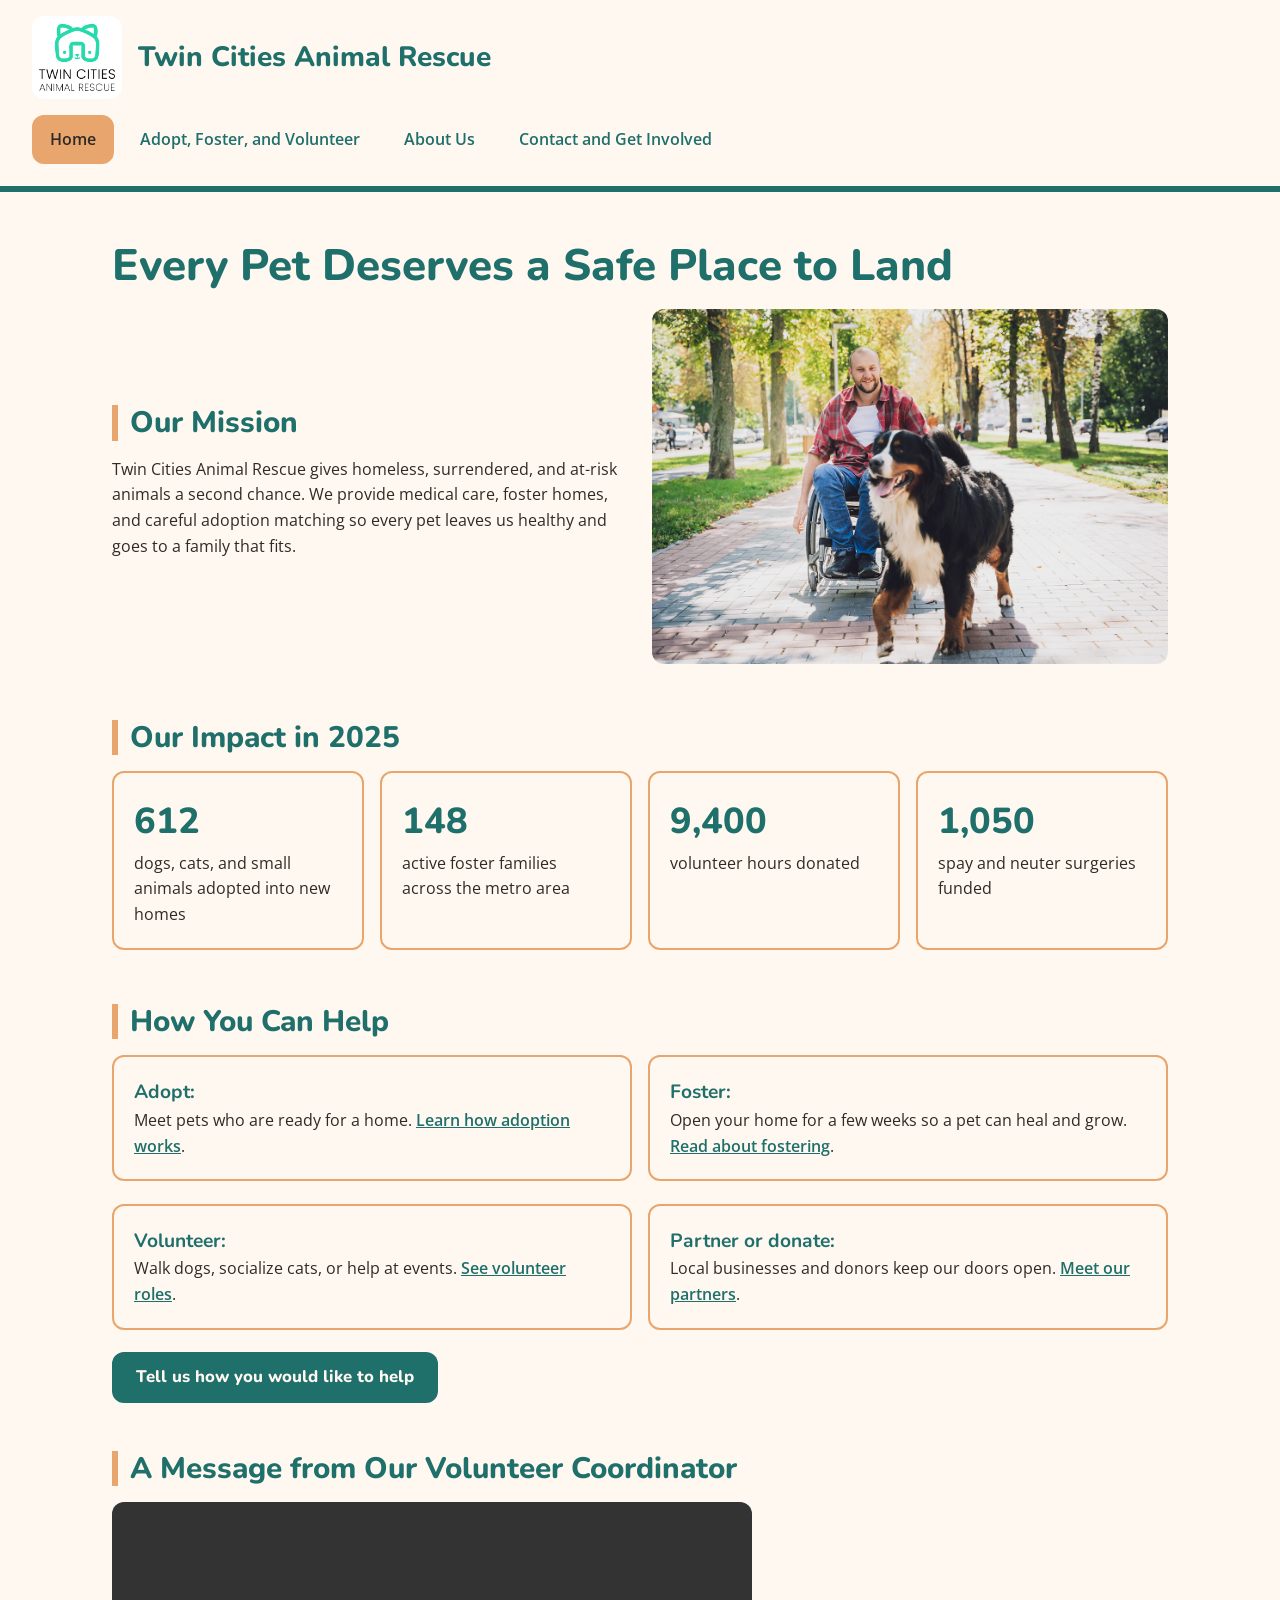
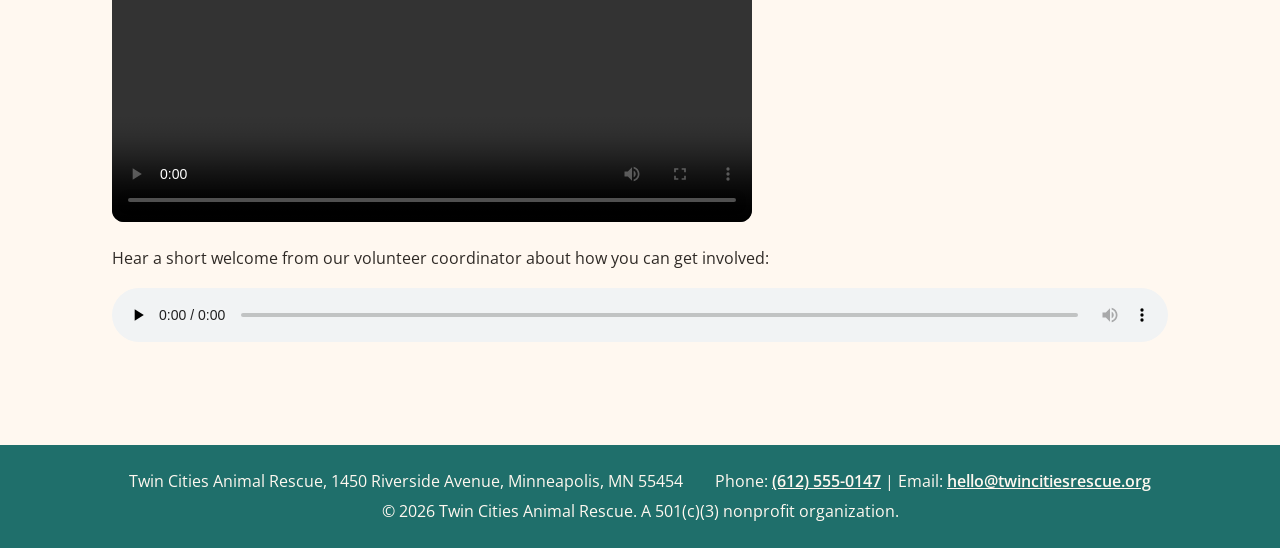
<file: index.html>
<!DOCTYPE html>
<html lang="en">
<head>
  <meta charset="UTF-8">
  <meta name="viewport" content="width=device-width, initial-scale=1.0">
  <meta name="description" content="Twin Cities Animal Rescue finds safe, loving homes for homeless pets across Minneapolis and St. Paul.">
  <title>Home | Twin Cities Animal Rescue</title>
  <link rel="preconnect" href="https://fonts.googleapis.com">
  <link rel="preconnect" href="https://fonts.gstatic.com" crossorigin>
  <link rel="stylesheet" href="https://fonts.googleapis.com/css2?family=Nunito:wght@600;800&family=Open+Sans:wght@400;600&display=swap">
  <link rel="stylesheet" href="styles.css">
</head>
<body>
  <header>
    <img src="media/rescue-logo_c.png" alt="Twin Cities Animal Rescue logo: a teal outline of a cat face shaped like a house" width="120" height="111">
    <p>Twin Cities Animal Rescue</p>
    <nav aria-label="Main">
      <ul>
        <li><a href="index.html" aria-current="page">Home</a></li>
        <li><a href="services.html">Adopt, Foster, and Volunteer</a></li>
        <li><a href="about.html">About Us</a></li>
        <li><a href="contact.html">Contact and Get Involved</a></li>
      </ul>
    </nav>
  </header>

  <main>
    <h1>Every Pet Deserves a Safe Place to Land</h1>

    <section class="split">
      <div>
        <h2>Our Mission</h2>
        <p>Twin Cities Animal Rescue gives homeless, surrendered, and at-risk animals a second chance. We provide medical care, foster homes, and careful adoption matching so every pet leaves us healthy and goes to a family that fits.</p>
      </div>
      <picture>
        <source media="(min-width: 800px)" srcset="media/rescue-feature-large_c.png" width="1200" height="826">
        <img src="media/rescue-feature-small_c.png" alt="A smiling man in a wheelchair rolls down a tree-lined path beside his happy black, white, and tan Bernese mountain dog" width="800" height="800">
      </picture>
    </section>

    <section>
      <h2>Our Impact in 2025</h2>
      <ul class="stats">
        <li><strong>612</strong> dogs, cats, and small animals adopted into new homes</li>
        <li><strong>148</strong> active foster families across the metro area</li>
        <li><strong>9,400</strong> volunteer hours donated</li>
        <li><strong>1,050</strong> spay and neuter surgeries funded</li>
      </ul>
    </section>

    <section>
      <h2>How You Can Help</h2>
      <ul class="cards">
        <li><strong>Adopt:</strong> Meet pets who are ready for a home. <a href="services.html#adoption">Learn how adoption works</a>.</li>
        <li><strong>Foster:</strong> Open your home for a few weeks so a pet can heal and grow. <a href="services.html#foster">Read about fostering</a>.</li>
        <li><strong>Volunteer:</strong> Walk dogs, socialize cats, or help at events. <a href="services.html#volunteer">See volunteer roles</a>.</li>
        <li><strong>Partner or donate:</strong> Local businesses and donors keep our doors open. <a href="about.html#partners">Meet our partners</a>.</li>
      </ul>
      <p><a class="button" href="contact.html">Tell us how you would like to help</a></p>
    </section>

    <section>
      <h2>A Message from Our Volunteer Coordinator</h2>
      <video controls preload="metadata" width="640">
        <source src="media/rescue-message_c.mp4" type="video/mp4">
        <p>Your browser does not support embedded video. You can <a href="media/rescue-message_c.mp4">download the video message from our volunteer coordinator</a> instead. The video shows a family sitting in the grass at a park, gently petting a brown and white puppy, as our coordinator invites the community to volunteer, foster, and adopt.</p>
      </video>
      <p>Hear a short welcome from our volunteer coordinator about how you can get involved:</p>
      <audio controls preload="none">
        <source src="media/rescue-message_c.mp3" type="audio/mpeg">
        <p>Your browser does not support embedded audio. You can <a href="media/rescue-message_c.mp3">download the audio message from our volunteer coordinator</a> instead.</p>
      </audio>
    </section>
  </main>

  <footer>
    <p>Twin Cities Animal Rescue, 1450 Riverside Avenue, Minneapolis, MN 55454</p>
    <p>Phone: <a href="tel:+16125550147">(612) 555-0147</a> | Email: <a href="mailto:hello@twincitiesrescue.org">hello@twincitiesrescue.org</a></p>
    <p>&copy; 2026 Twin Cities Animal Rescue. A 501(c)(3) nonprofit organization.</p>
  </footer>
</body>
</html>
</file>
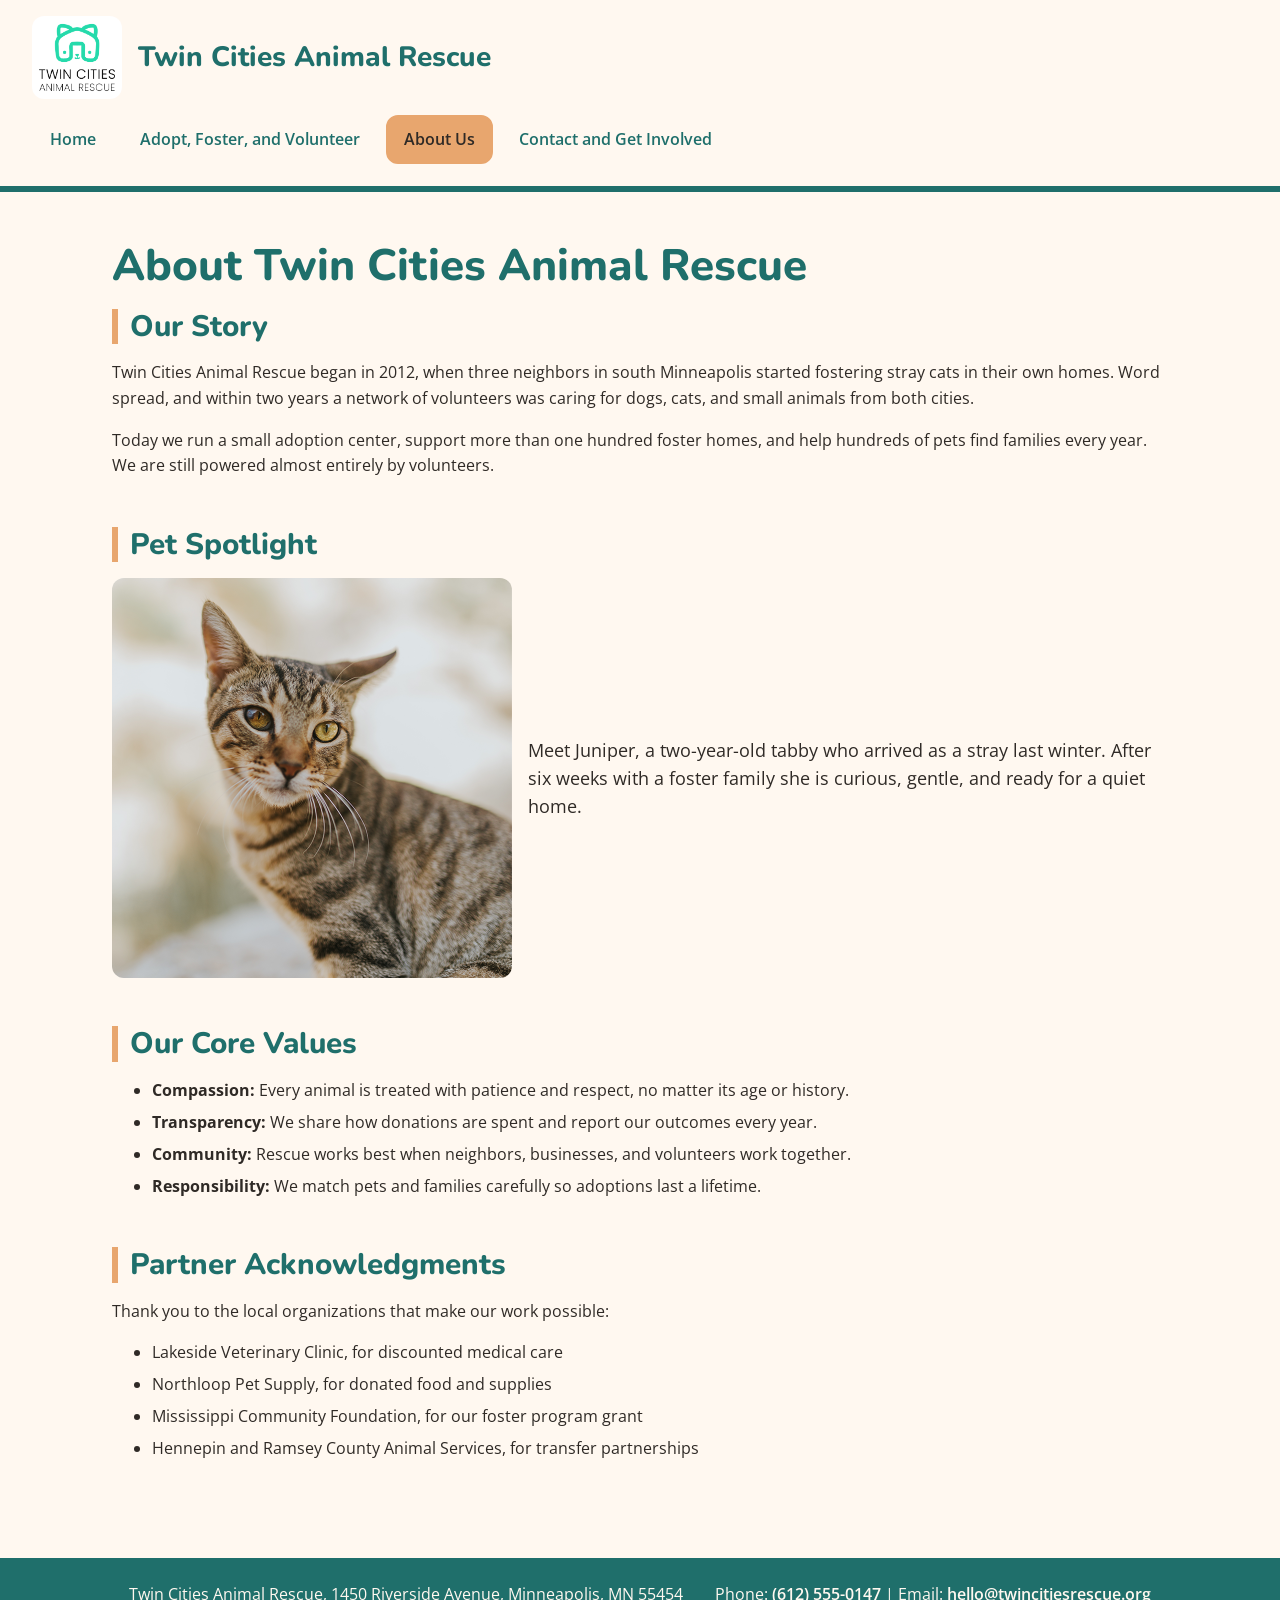
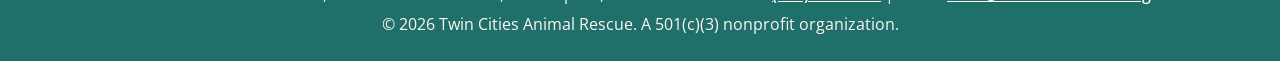
<file: about.html>
<!DOCTYPE html>
<html lang="en">
<head>
  <meta charset="UTF-8">
  <meta name="viewport" content="width=device-width, initial-scale=1.0">
  <meta name="description" content="The story, values, and community partners behind Twin Cities Animal Rescue.">
  <title>About Us | Twin Cities Animal Rescue</title>
  <link rel="preconnect" href="https://fonts.googleapis.com">
  <link rel="preconnect" href="https://fonts.gstatic.com" crossorigin>
  <link rel="stylesheet" href="https://fonts.googleapis.com/css2?family=Nunito:wght@600;800&family=Open+Sans:wght@400;600&display=swap">
  <link rel="stylesheet" href="styles.css">
</head>
<body>
  <header>
    <img src="media/rescue-logo_c.png" alt="Twin Cities Animal Rescue logo: a teal outline of a cat face shaped like a house" width="120" height="111">
    <p>Twin Cities Animal Rescue</p>
    <nav aria-label="Main">
      <ul>
        <li><a href="index.html">Home</a></li>
        <li><a href="services.html">Adopt, Foster, and Volunteer</a></li>
        <li><a href="about.html" aria-current="page">About Us</a></li>
        <li><a href="contact.html">Contact and Get Involved</a></li>
      </ul>
    </nav>
  </header>

  <main>
    <h1>About Twin Cities Animal Rescue</h1>

    <section>
      <h2>Our Story</h2>
      <p>Twin Cities Animal Rescue began in 2012, when three neighbors in south Minneapolis started fostering stray cats in their own homes. Word spread, and within two years a network of volunteers was caring for dogs, cats, and small animals from both cities.</p>
      <p>Today we run a small adoption center, support more than one hundred foster homes, and help hundreds of pets find families every year. We are still powered almost entirely by volunteers.</p>
    </section>

    <section>
      <h2>Pet Spotlight</h2>
      <figure>
        <img src="media/rescue-pet-spotlight_c.png" alt="Juniper, a brown tabby cat with striped fur and golden eyes, sits outdoors and looks toward the camera" width="400" height="400">
        <figcaption>Meet Juniper, a two-year-old tabby who arrived as a stray last winter. After six weeks with a foster family she is curious, gentle, and ready for a quiet home.</figcaption>
      </figure>
    </section>

    <section>
      <h2>Our Core Values</h2>
      <ul>
        <li><strong>Compassion:</strong> Every animal is treated with patience and respect, no matter its age or history.</li>
        <li><strong>Transparency:</strong> We share how donations are spent and report our outcomes every year.</li>
        <li><strong>Community:</strong> Rescue works best when neighbors, businesses, and volunteers work together.</li>
        <li><strong>Responsibility:</strong> We match pets and families carefully so adoptions last a lifetime.</li>
      </ul>
    </section>

    <section id="partners">
      <h2>Partner Acknowledgments</h2>
      <p>Thank you to the local organizations that make our work possible:</p>
      <ul>
        <li>Lakeside Veterinary Clinic, for discounted medical care</li>
        <li>Northloop Pet Supply, for donated food and supplies</li>
        <li>Mississippi Community Foundation, for our foster program grant</li>
        <li>Hennepin and Ramsey County Animal Services, for transfer partnerships</li>
      </ul>
    </section>
  </main>

  <footer>
    <p>Twin Cities Animal Rescue, 1450 Riverside Avenue, Minneapolis, MN 55454</p>
    <p>Phone: <a href="tel:+16125550147">(612) 555-0147</a> | Email: <a href="mailto:hello@twincitiesrescue.org">hello@twincitiesrescue.org</a></p>
    <p>&copy; 2026 Twin Cities Animal Rescue. A 501(c)(3) nonprofit organization.</p>
  </footer>
</body>
</html>
</file>
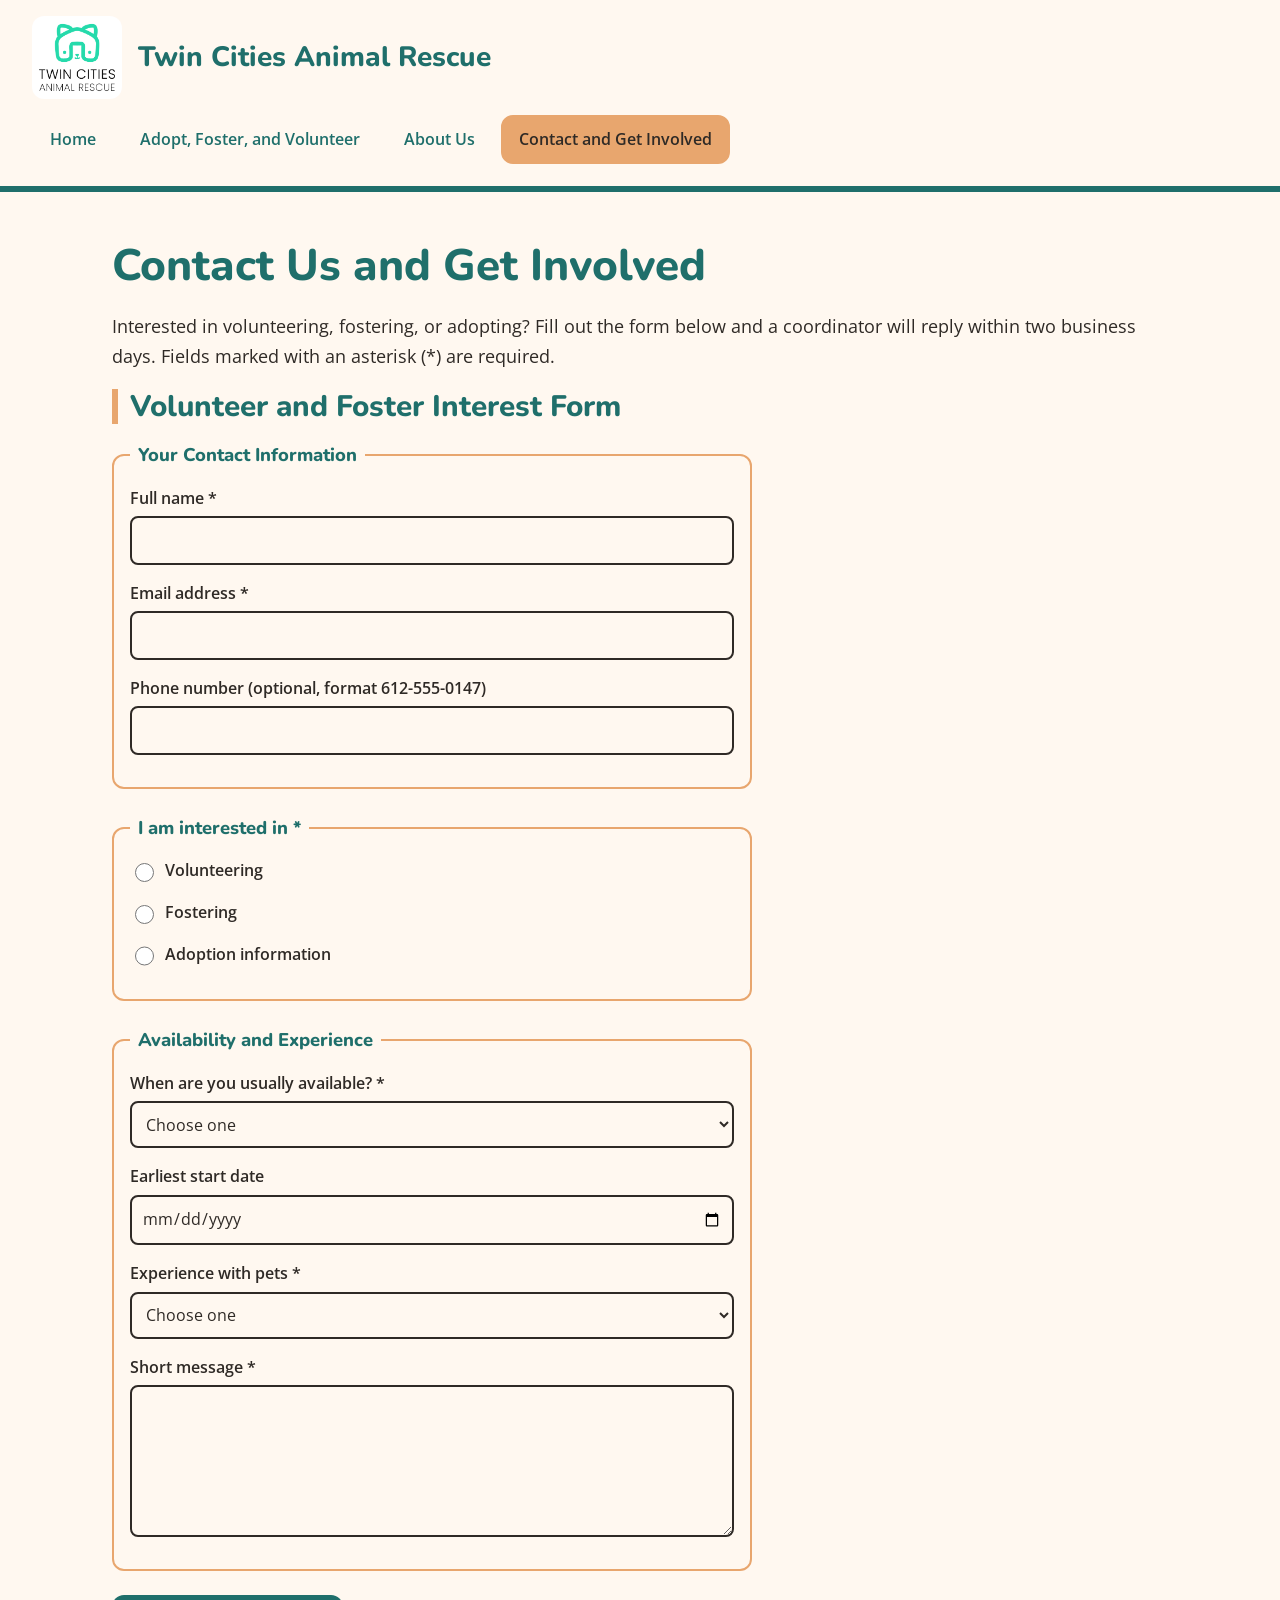
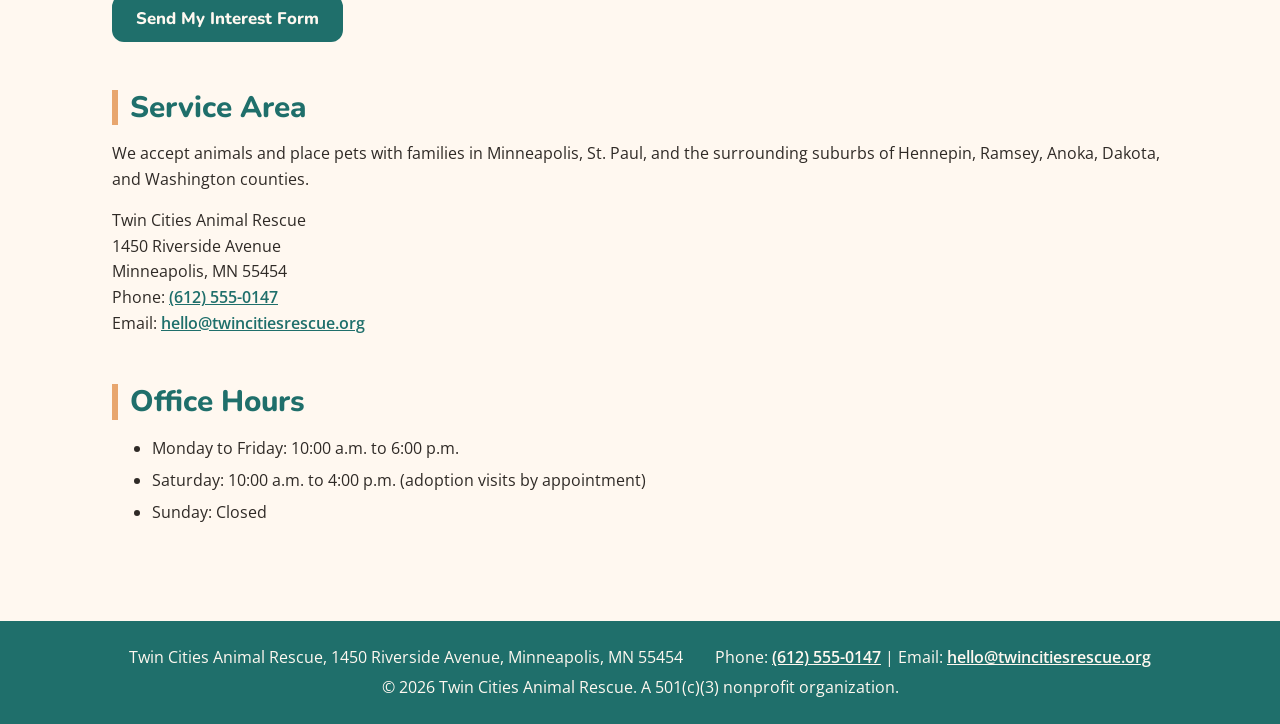
<file: contact.html>
<!DOCTYPE html>
<html lang="en">
<head>
  <meta charset="UTF-8">
  <meta name="viewport" content="width=device-width, initial-scale=1.0">
  <meta name="description" content="Volunteer, foster, or adoption interest form, service area, and office hours for Twin Cities Animal Rescue.">
  <title>Contact and Get Involved | Twin Cities Animal Rescue</title>
  <link rel="preconnect" href="https://fonts.googleapis.com">
  <link rel="preconnect" href="https://fonts.gstatic.com" crossorigin>
  <link rel="stylesheet" href="https://fonts.googleapis.com/css2?family=Nunito:wght@600;800&family=Open+Sans:wght@400;600&display=swap">
  <link rel="stylesheet" href="styles.css">
  <script src="script.js" defer></script>
</head>
<body>
  <header>
    <img src="media/rescue-logo_c.png" alt="Twin Cities Animal Rescue logo: a teal outline of a cat face shaped like a house" width="120" height="111">
    <p>Twin Cities Animal Rescue</p>
    <nav aria-label="Main">
      <ul>
        <li><a href="index.html">Home</a></li>
        <li><a href="services.html">Adopt, Foster, and Volunteer</a></li>
        <li><a href="about.html">About Us</a></li>
        <li><a href="contact.html" aria-current="page">Contact and Get Involved</a></li>
      </ul>
    </nav>
  </header>

  <main>
    <h1>Contact Us and Get Involved</h1>
    <p>Interested in volunteering, fostering, or adopting? Fill out the form below and a coordinator will reply within two business days. Fields marked with an asterisk (*) are required.</p>

    <section>
      <h2>Volunteer and Foster Interest Form</h2>
      <p id="saved-roles" class="saved-roles" hidden>Roles on your volunteer list: <strong id="saved-roles-list"></strong>. <a href="services.html#volunteer">Change your list</a></p>
      <form id="interest-form" action="#" method="post">
        <input type="hidden" id="roles" name="roles">
        <fieldset>
          <legend>Your Contact Information</legend>
          <p>
            <label for="name">Full name *</label>
            <input type="text" id="name" aria-describedby="name-error" name="name" autocomplete="name" required minlength="2" maxlength="80">
            <span class="error" id="name-error" hidden></span>
          </p>
          <p>
            <label for="email">Email address *</label>
            <input type="email" id="email" aria-describedby="email-error" name="email" autocomplete="email" required>
            <span class="error" id="email-error" hidden></span>
          </p>
          <p>
            <label for="phone">Phone number (optional, format 612-555-0147)</label>
            <input type="tel" id="phone" aria-describedby="phone-error" name="phone" autocomplete="tel" pattern="[0-9]{3}-[0-9]{3}-[0-9]{4}">
            <span class="error" id="phone-error" hidden></span>
          </p>
        </fieldset>

        <fieldset id="interest-group" aria-describedby="interest-error">
          <legend>I am interested in *</legend>
          <p>
            <input type="radio" id="interest-volunteer" name="interest" value="volunteer" required>
            <label for="interest-volunteer">Volunteering</label>
          </p>
          <p>
            <input type="radio" id="interest-foster" name="interest" value="foster">
            <label for="interest-foster">Fostering</label>
          </p>
          <p>
            <input type="radio" id="interest-adoption" name="interest" value="adoption">
            <label for="interest-adoption">Adoption information</label>
          </p>
          <span class="error" id="interest-error" hidden></span>
        </fieldset>

        <fieldset>
          <legend>Availability and Experience</legend>
          <p>
            <label for="availability">When are you usually available? *</label>
            <select id="availability" aria-describedby="availability-error" name="availability" required>
              <option value="">Choose one</option>
              <option value="weekday-mornings">Weekday mornings</option>
              <option value="weekday-evenings">Weekday evenings</option>
              <option value="weekends">Weekends</option>
              <option value="flexible">Flexible</option>
            </select>
            <span class="error" id="availability-error" hidden></span>
          </p>
          <p>
            <label for="start-date">Earliest start date</label>
            <input type="date" id="start-date" aria-describedby="start-date-error" name="start-date" min="2026-01-01">
            <span class="error" id="start-date-error" hidden></span>
          </p>
          <p>
            <label for="experience">Experience with pets *</label>
            <select id="experience" aria-describedby="experience-error" name="experience" required>
              <option value="">Choose one</option>
              <option value="none">No experience yet</option>
              <option value="own-pets">I have owned pets</option>
              <option value="rescue">I have volunteered or fostered before</option>
              <option value="professional">Professional animal care experience</option>
            </select>
            <span class="error" id="experience-error" hidden></span>
          </p>
          <p>
            <label for="message">Short message *</label>
            <textarea id="message" aria-describedby="message-error" name="message" rows="5" cols="40" required minlength="10" maxlength="500"></textarea>
            <span class="error" id="message-error" hidden></span>
          </p>
        </fieldset>

        <p><button type="submit">Send My Interest Form</button></p>
        <p id="form-status" class="form-status" role="status" hidden></p>
      </form>
    </section>

    <section>
      <h2>Service Area</h2>
      <p>We accept animals and place pets with families in Minneapolis, St. Paul, and the surrounding suburbs of Hennepin, Ramsey, Anoka, Dakota, and Washington counties.</p>
      <address>
        Twin Cities Animal Rescue<br>
        1450 Riverside Avenue<br>
        Minneapolis, MN 55454<br>
        Phone: <a href="tel:+16125550147">(612) 555-0147</a><br>
        Email: <a href="mailto:hello@twincitiesrescue.org">hello@twincitiesrescue.org</a>
      </address>
    </section>

    <section>
      <h2>Office Hours</h2>
      <ul>
        <li>Monday to Friday: 10:00 a.m. to 6:00 p.m.</li>
        <li>Saturday: 10:00 a.m. to 4:00 p.m. (adoption visits by appointment)</li>
        <li>Sunday: Closed</li>
      </ul>
    </section>
  </main>

  <footer>
    <p>Twin Cities Animal Rescue, 1450 Riverside Avenue, Minneapolis, MN 55454</p>
    <p>Phone: <a href="tel:+16125550147">(612) 555-0147</a> | Email: <a href="mailto:hello@twincitiesrescue.org">hello@twincitiesrescue.org</a></p>
    <p>&copy; 2026 Twin Cities Animal Rescue. A 501(c)(3) nonprofit organization.</p>
  </footer>
</body>
</html>
</file>
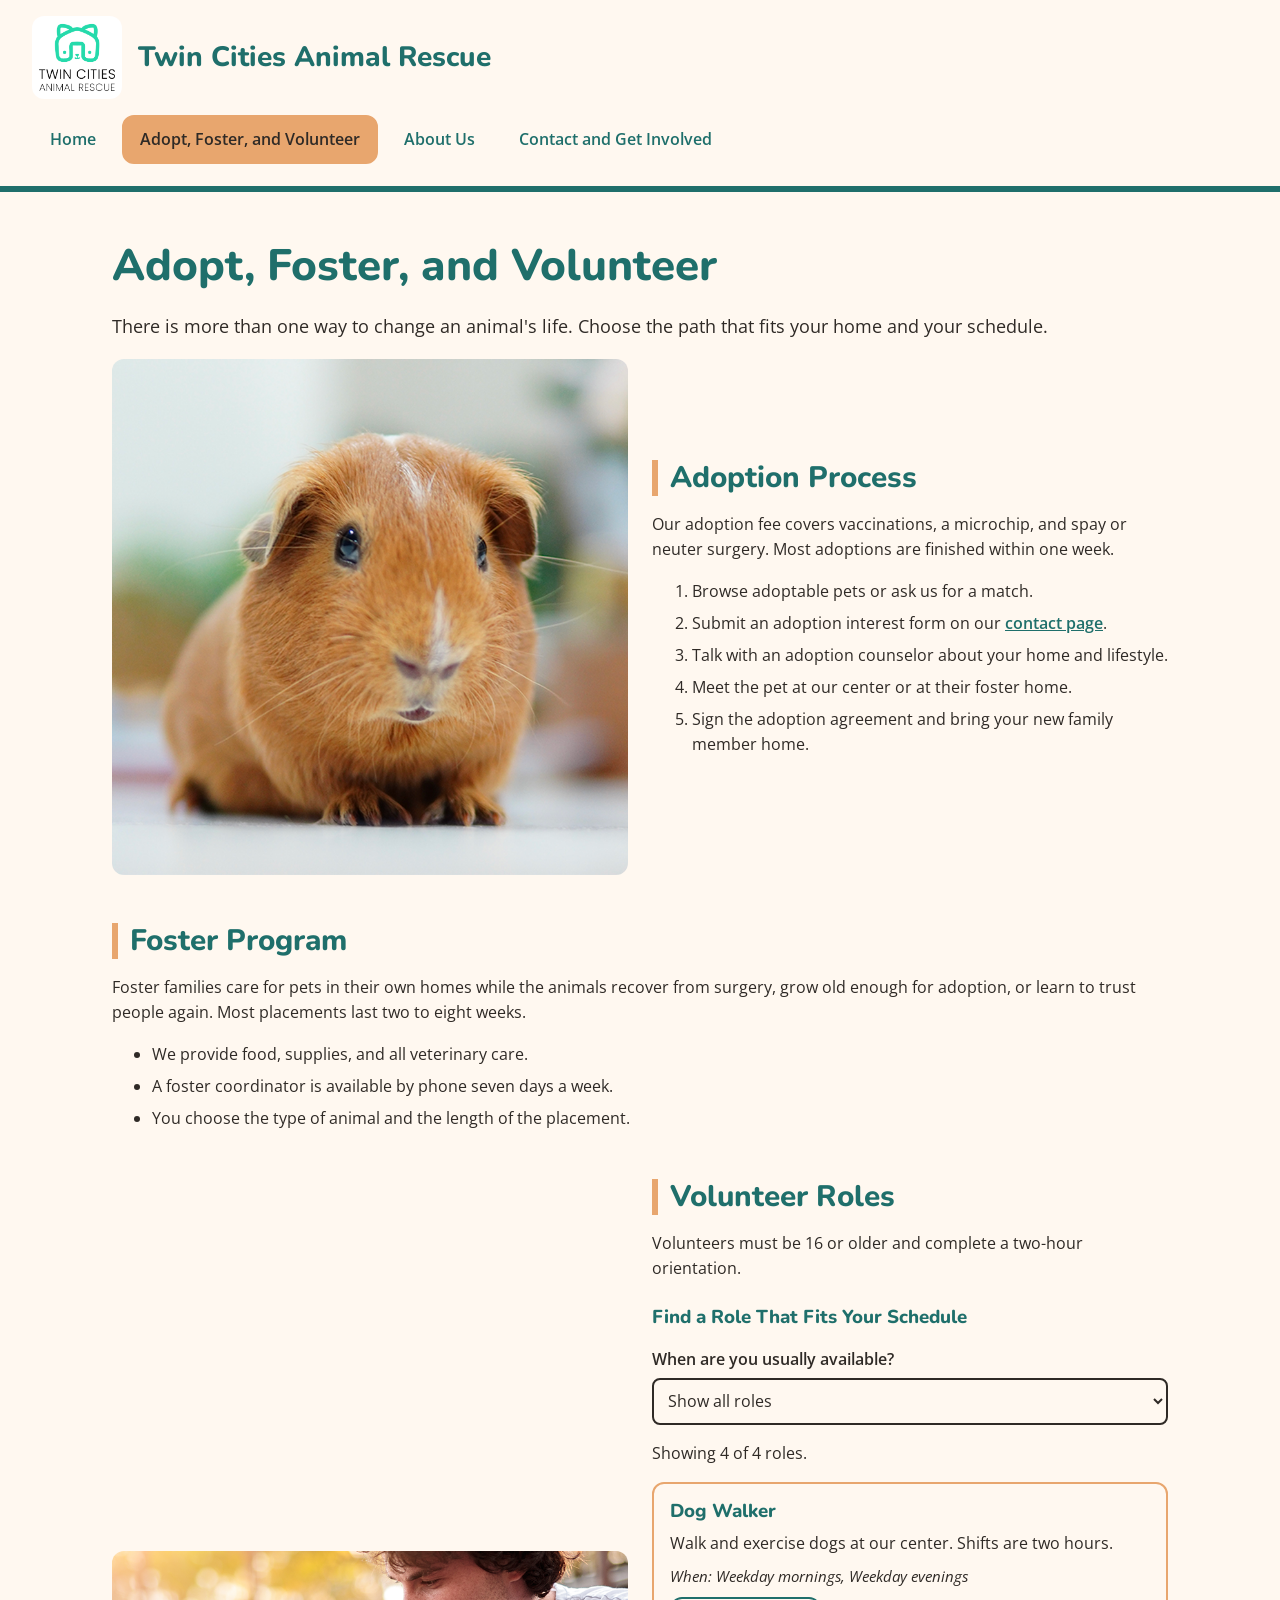
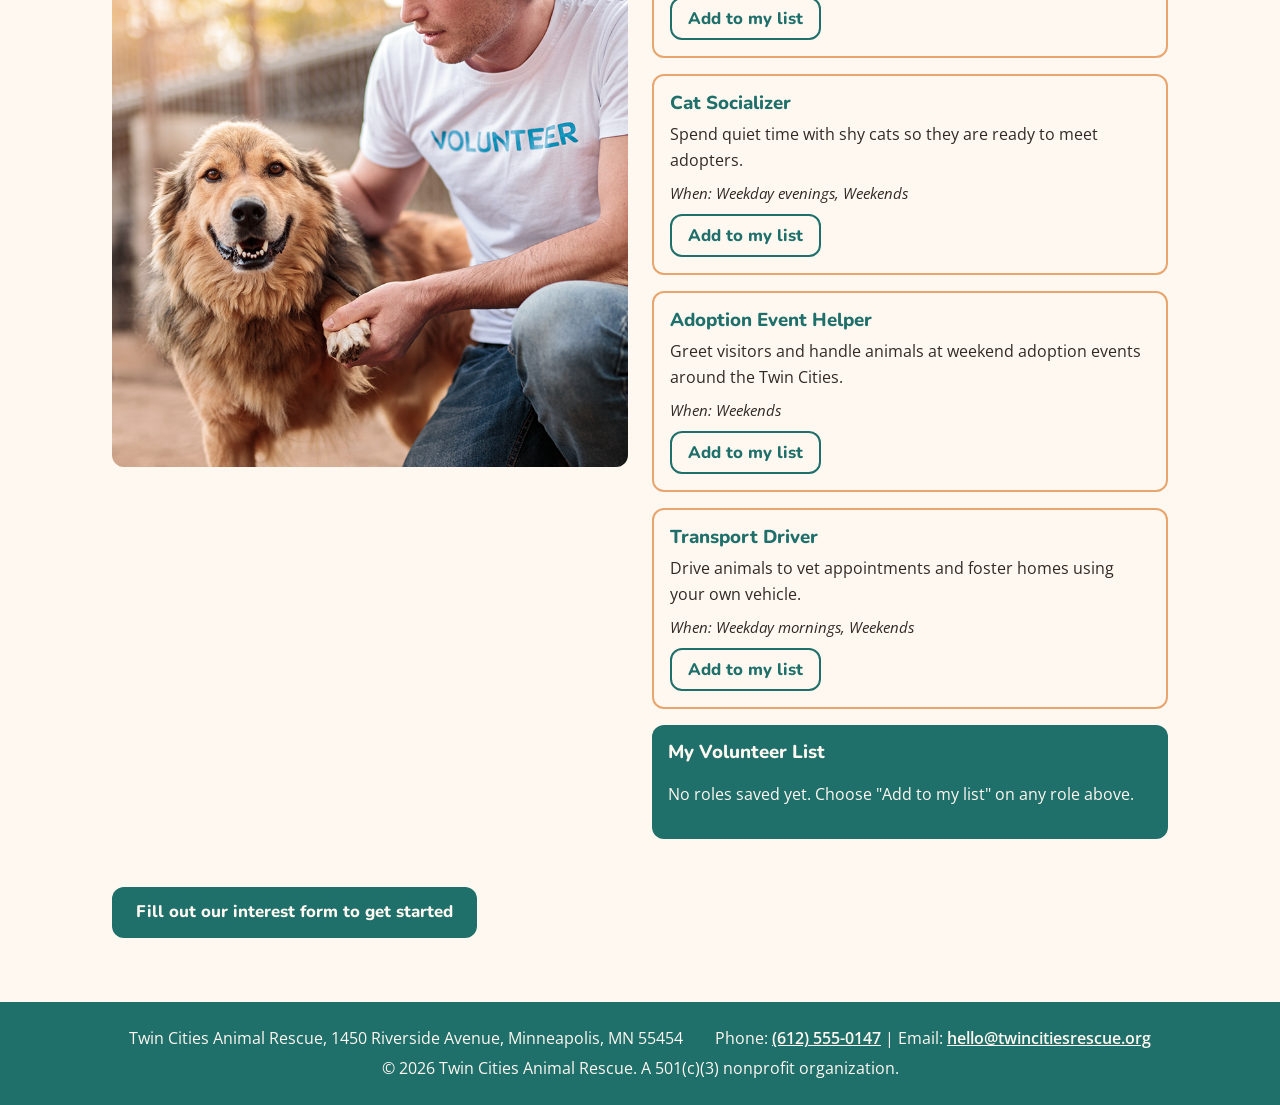
<file: services.html>
<!DOCTYPE html>
<html lang="en">
<head>
  <meta charset="UTF-8">
  <meta name="viewport" content="width=device-width, initial-scale=1.0">
  <meta name="description" content="How adoption, fostering, and volunteering work at Twin Cities Animal Rescue.">
  <title>Adopt, Foster, and Volunteer | Twin Cities Animal Rescue</title>
  <link rel="preconnect" href="https://fonts.googleapis.com">
  <link rel="preconnect" href="https://fonts.gstatic.com" crossorigin>
  <link rel="stylesheet" href="https://fonts.googleapis.com/css2?family=Nunito:wght@600;800&family=Open+Sans:wght@400;600&display=swap">
  <link rel="stylesheet" href="styles.css">
  <script src="script.js" defer></script>
</head>
<body>
  <header>
    <img src="media/rescue-logo_c.png" alt="Twin Cities Animal Rescue logo: a teal outline of a cat face shaped like a house" width="120" height="111">
    <p>Twin Cities Animal Rescue</p>
    <nav aria-label="Main">
      <ul>
        <li><a href="index.html">Home</a></li>
        <li><a href="services.html" aria-current="page">Adopt, Foster, and Volunteer</a></li>
        <li><a href="about.html">About Us</a></li>
        <li><a href="contact.html">Contact and Get Involved</a></li>
      </ul>
    </nav>
  </header>

  <main>
    <h1>Adopt, Foster, and Volunteer</h1>
    <p>There is more than one way to change an animal's life. Choose the path that fits your home and your schedule.</p>

    <section id="adoption" class="split">
      <img src="media/rescue-pet_c.png" alt="A ginger guinea pig with a white stripe on its nose looks straight at the camera, one of our adoptable small animals" width="400" height="400">
      <div>
        <h2>Adoption Process</h2>
        <p>Our adoption fee covers vaccinations, a microchip, and spay or neuter surgery. Most adoptions are finished within one week.</p>
        <ol>
          <li>Browse adoptable pets or ask us for a match.</li>
          <li>Submit an adoption interest form on our <a href="contact.html">contact page</a>.</li>
          <li>Talk with an adoption counselor about your home and lifestyle.</li>
          <li>Meet the pet at our center or at their foster home.</li>
          <li>Sign the adoption agreement and bring your new family member home.</li>
        </ol>
      </div>
    </section>

    <section id="foster">
      <h2>Foster Program</h2>
      <p>Foster families care for pets in their own homes while the animals recover from surgery, grow old enough for adoption, or learn to trust people again. Most placements last two to eight weeks.</p>
      <ul>
        <li>We provide food, supplies, and all veterinary care.</li>
        <li>A foster coordinator is available by phone seven days a week.</li>
        <li>You choose the type of animal and the length of the placement.</li>
      </ul>
    </section>

    <section id="volunteer" class="split">
      <img src="media/rescue-volunteer_c.png" alt="A volunteer in a white Volunteer T-shirt kneels beside a fluffy golden shepherd mix and gently holds its paw" width="400" height="400">
      <div>
        <h2>Volunteer Roles</h2>
        <p>Volunteers must be 16 or older and complete a two-hour orientation.</p>
        <dl id="role-static">
          <dt>Dog Walker</dt>
          <dd>Walk and exercise dogs at our center. Shifts are two hours, mornings or evenings.</dd>
          <dt>Cat Socializer</dt>
          <dd>Spend quiet time with shy cats so they are ready to meet adopters.</dd>
          <dt>Adoption Event Helper</dt>
          <dd>Greet visitors and handle animals at weekend adoption events around the Twin Cities.</dd>
          <dt>Transport Driver</dt>
          <dd>Drive animals to vet appointments and foster homes using your own vehicle.</dd>
        </dl>

        <div id="role-finder" hidden>
          <h3>Find a Role That Fits Your Schedule</h3>
          <p>
            <label for="role-filter">When are you usually available?</label>
            <select id="role-filter">
              <option value="all">Show all roles</option>
              <option value="weekday-mornings">Weekday mornings</option>
              <option value="weekday-evenings">Weekday evenings</option>
              <option value="weekends">Weekends</option>
              <option value="flexible">Flexible</option>
            </select>
          </p>
          <p id="role-count" aria-live="polite"></p>
          <ul id="role-list" class="role-list"></ul>

          <aside class="shortlist" aria-labelledby="shortlist-title">
            <h3 id="shortlist-title">My Volunteer List</h3>
            <p id="shortlist-empty">No roles saved yet. Choose "Add to my list" on any role above.</p>
            <ul id="shortlist" aria-live="polite"></ul>
            <p id="shortlist-next" hidden>Your list is saved on this device. <a href="contact.html">Send it with the interest form</a>.</p>
          </aside>
        </div>
      </div>
    </section>

    <p><a class="button" href="contact.html">Fill out our interest form to get started</a></p>
  </main>

  <footer>
    <p>Twin Cities Animal Rescue, 1450 Riverside Avenue, Minneapolis, MN 55454</p>
    <p>Phone: <a href="tel:+16125550147">(612) 555-0147</a> | Email: <a href="mailto:hello@twincitiesrescue.org">hello@twincitiesrescue.org</a></p>
    <p>&copy; 2026 Twin Cities Animal Rescue. A 501(c)(3) nonprofit organization.</p>
  </footer>
</body>
</html>
</file>
<file: styles.css>
/* Twin Cities Animal Rescue - shared stylesheet for every page.
   Mobile-first: base rules target small screens, the media query at the
   bottom adjusts the layout for tablets and desktops. */

/* ---------- Design system ---------- */
:root {
  /* 4 colors */
  --teal: #1f6f6b;      /* brand color from the logo: header bar, links, buttons */
  --cream: #fff8f0;     /* page background */
  --charcoal: #2f2a26;  /* body text */
  --peach: #e8a66e;     /* accent: borders, highlights, focus rings */

  /* 2 fonts */
  --font-heading: "Nunito", Arial, sans-serif;
  --font-body: "Open Sans", Arial, sans-serif;

  --space: 1rem;
  --radius: 12px;
}

/* ---------- Base ---------- */
* {
  box-sizing: border-box;
}

body {
  margin: 0;
  background: var(--cream);
  color: var(--charcoal);
  font-family: var(--font-body);
  font-size: 1rem;
  line-height: 1.6;
}

h1,
h2,
h3 {
  font-family: var(--font-heading);
  font-weight: 800;
  line-height: 1.2;
  color: var(--teal);
}

h1 {
  font-size: 2rem;
  margin: 0 0 var(--space);
}

h2 {
  font-size: 1.5rem;
  margin: 0 0 var(--space);
  padding-left: 0.75rem;
  border-left: 6px solid var(--peach);
}

a {
  color: var(--teal);
  font-weight: 600;
}

a:hover {
  color: var(--charcoal);
}

a:focus-visible,
button:focus-visible,
input:focus-visible,
select:focus-visible,
textarea:focus-visible {
  outline: 3px solid var(--peach);
  outline-offset: 2px;
}

img,
video {
  max-width: 100%;
  height: auto;
  border-radius: var(--radius);
}

audio {
  width: 100%;
}

/* ---------- Header and navigation ---------- */
header {
  display: flex;
  flex-wrap: wrap;
  align-items: center;
  gap: var(--space);
  padding: var(--space);
  border-bottom: 6px solid var(--teal);
}

header img {
  width: 64px;
  height: auto;
}

header > p {
  margin: 0;
  font-family: var(--font-heading);
  font-size: 1.4rem;
  font-weight: 800;
  color: var(--teal);
}

nav {
  width: 100%;
}

nav ul {
  display: flex;
  flex-direction: column;
  gap: 0.5rem;
  margin: 0;
  padding: 0;
  list-style: none;
}

nav a {
  display: block;
  padding: 0.6rem 1rem;
  border: 2px solid var(--teal);
  border-radius: var(--radius);
  text-decoration: none;
}

nav a:hover {
  background: var(--teal);
  color: var(--cream);
}

/* highlights the page the visitor is on */
nav a[aria-current="page"] {
  background: var(--peach);
  border-color: var(--peach);
  color: var(--charcoal);
}

/* ---------- Main content ---------- */
main {
  max-width: 70rem;
  margin: 0 auto;
  padding: calc(var(--space) * 2) var(--space);
}

main > p:first-of-type {
  font-size: 1.15rem;
}

section {
  margin-bottom: calc(var(--space) * 3);
}

/* text and image side by side (stacked on phones) */
.split {
  display: flex;
  flex-direction: column;
  gap: calc(var(--space) * 1.5);
}

.split > * {
  flex: 1;
}

/* cards for short, scannable lists */
.stats,
.cards {
  display: flex;
  flex-direction: column;
  gap: var(--space);
  margin: 0;
  padding: 0;
  list-style: none;
}

.stats li,
.cards li {
  flex: 1;
  padding: calc(var(--space) * 1.25);
  border: 2px solid var(--peach);
  border-radius: var(--radius);
}

.stats strong {
  display: block;
  font-family: var(--font-heading);
  font-size: 2.25rem;
  font-weight: 800;
  color: var(--teal);
}

.cards strong {
  display: block;
  font-family: var(--font-heading);
  font-size: 1.2rem;
  color: var(--teal);
}

/* call-to-action link styled as a button */
.button,
button {
  display: inline-block;
  padding: 0.75rem 1.5rem;
  border: none;
  border-radius: var(--radius);
  background: var(--teal);
  color: var(--cream);
  font-family: var(--font-heading);
  font-size: 1.05rem;
  font-weight: 800;
  text-decoration: none;
  cursor: pointer;
}

.button:hover,
button:hover {
  background: var(--charcoal);
  color: var(--cream);
}

/* lists and definition lists (services page) */
ol li,
ul li {
  margin-bottom: 0.4rem;
}

dt {
  font-family: var(--font-heading);
  font-weight: 800;
  color: var(--teal);
}

dd {
  margin: 0 0 var(--space);
}

/* pet spotlight (about page) */
figure {
  display: flex;
  flex-direction: column;
  gap: var(--space);
  margin: 0;
}

figcaption {
  font-size: 1.1rem;
}

/* ---------- Contact form ---------- */
form {
  max-width: 40rem;
}

fieldset {
  margin: 0 0 calc(var(--space) * 1.5);
  padding: var(--space);
  border: 2px solid var(--peach);
  border-radius: var(--radius);
}

legend {
  padding: 0 0.5rem;
  font-family: var(--font-heading);
  font-weight: 800;
  font-size: 1.15rem;
  color: var(--teal);
}

fieldset p {
  display: flex;
  flex-direction: column;
  gap: 0.3rem;
  margin: 0 0 var(--space);
}

label {
  font-weight: 600;
}

input,
select,
textarea {
  width: 100%;
  padding: 0.6rem;
  border: 2px solid var(--charcoal);
  border-radius: 8px;
  background: var(--cream);
  color: var(--charcoal);
  font: inherit;
}

/* radio buttons sit on the same line as their label */
fieldset p:has(input[type="radio"]) {
  flex-direction: row;
  align-items: center;
  gap: 0.5rem;
}

input[type="radio"] {
  width: 1.2rem;
  height: 1.2rem;
  accent-color: var(--teal);
}

address {
  font-style: normal;
}

/* ---------- JavaScript features ---------- */
[hidden] {
  display: none !important;
}

/* validation messages sit right under their field */
.error {
  padding: 0.4rem 0.75rem;
  border-left: 4px solid var(--peach);
  background: rgb(232 166 110 / 0.2);
  color: var(--charcoal);
  font-size: 0.95rem;
  font-weight: 600;
}

.error::before {
  content: "⚠ ";
}

[aria-invalid="true"] {
  border-color: var(--charcoal);
  box-shadow: 0 0 0 3px var(--peach);
}

fieldset[aria-invalid="true"] {
  box-shadow: none;
  border-width: 3px;
}

.form-status,
.saved-roles {
  padding: var(--space);
  border: 2px solid var(--teal);
  border-radius: var(--radius);
  font-weight: 600;
}

/* volunteer role finder (services page) */
#role-finder > h3 {
  margin-top: calc(var(--space) * 1.5);
}

#role-finder label {
  display: block;
  margin-bottom: 0.3rem;
}

.role-list {
  display: flex;
  flex-direction: column;
  gap: var(--space);
  margin: 0 0 var(--space);
  padding: 0;
  list-style: none;
}

.role-list li {
  display: flex;
  flex-direction: column;
  gap: 0.5rem;
  margin: 0;
  padding: var(--space);
  border: 2px solid var(--peach);
  border-radius: var(--radius);
}

.role-list h3,
.role-list p {
  margin: 0;
}

.role-times {
  font-size: 0.95rem;
  font-style: italic;
}

.save-role {
  align-self: flex-start;
  padding: 0.5rem 1rem;
  border: 2px solid var(--teal);
  background: var(--cream);
  color: var(--teal);
}

.save-role[aria-pressed="true"] {
  background: var(--teal);
  color: var(--cream);
}

.shortlist {
  padding: var(--space);
  border-radius: var(--radius);
  background: var(--teal);
  color: var(--cream);
}

.shortlist h3,
.shortlist a {
  margin-top: 0;
  color: var(--cream);
}

.shortlist a:hover {
  color: var(--peach);
}

/* ---------- Footer ---------- */
footer {
  display: flex;
  flex-direction: column;
  gap: 0.25rem;
  padding: calc(var(--space) * 1.5) var(--space);
  background: var(--teal);
  color: var(--cream);
  text-align: center;
}

footer p {
  margin: 0;
}

footer a {
  color: var(--cream);
}

footer a:hover {
  color: var(--peach);
}

/* ---------- Larger screens (tablet and desktop) ---------- */
@media (min-width: 48rem) {
  header {
    padding: var(--space) calc(var(--space) * 2);
  }

  header img {
    width: 90px;
  }

  header > p {
    font-size: 1.75rem;
  }

  nav ul {
    flex-direction: row;
    flex-wrap: wrap;
  }

  nav a {
    border-color: transparent;
  }

  main {
    padding: calc(var(--space) * 3) calc(var(--space) * 2);
  }

  h1 {
    font-size: 2.75rem;
  }

  h2 {
    font-size: 1.85rem;
  }

  /* stacked columns become rows */
  .split,
  .stats,
  .cards,
  figure {
    flex-direction: row;
    align-items: center;
  }

  .stats,
  .cards {
    flex-wrap: wrap;
    align-items: stretch;
  }

  .cards li {
    flex-basis: 40%;
  }

  figure img {
    max-width: 45%;
  }

  footer {
    flex-direction: row;
    flex-wrap: wrap;
    justify-content: center;
    column-gap: calc(var(--space) * 2);
  }
}
</file>
